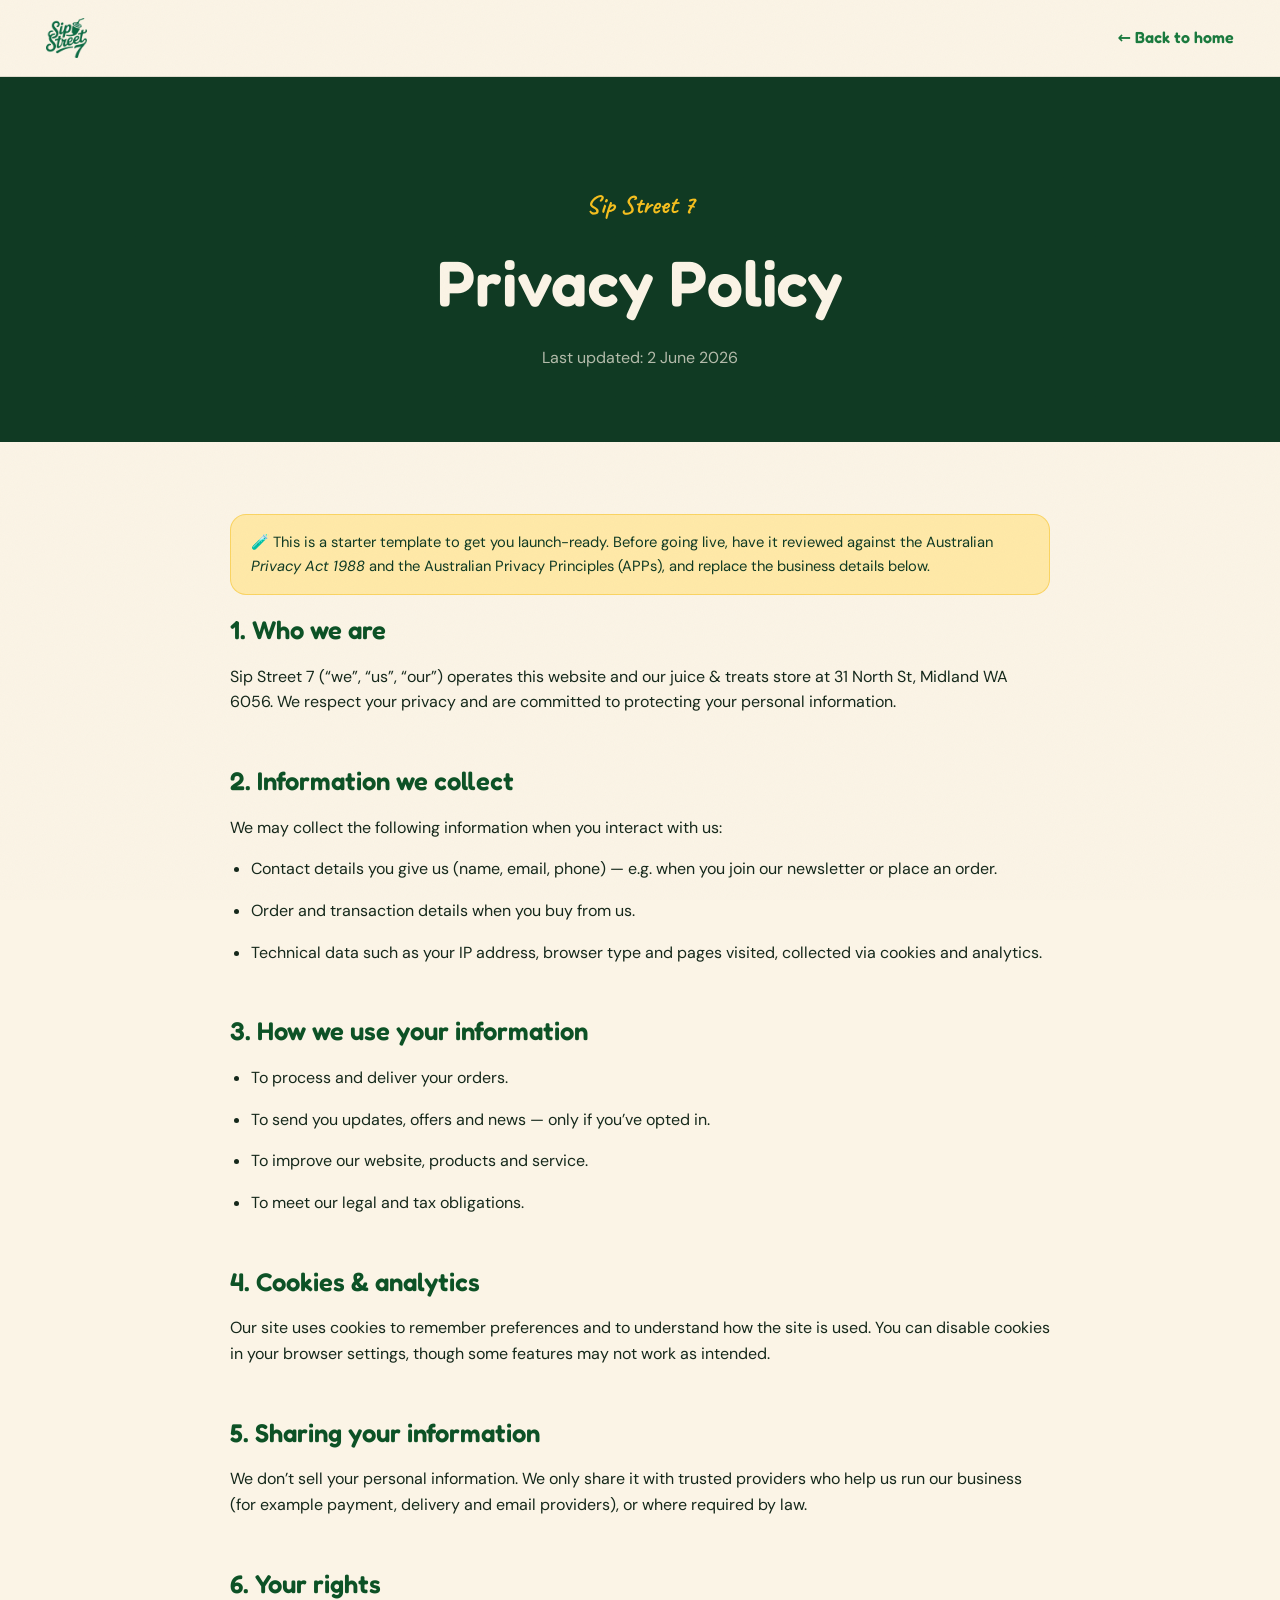
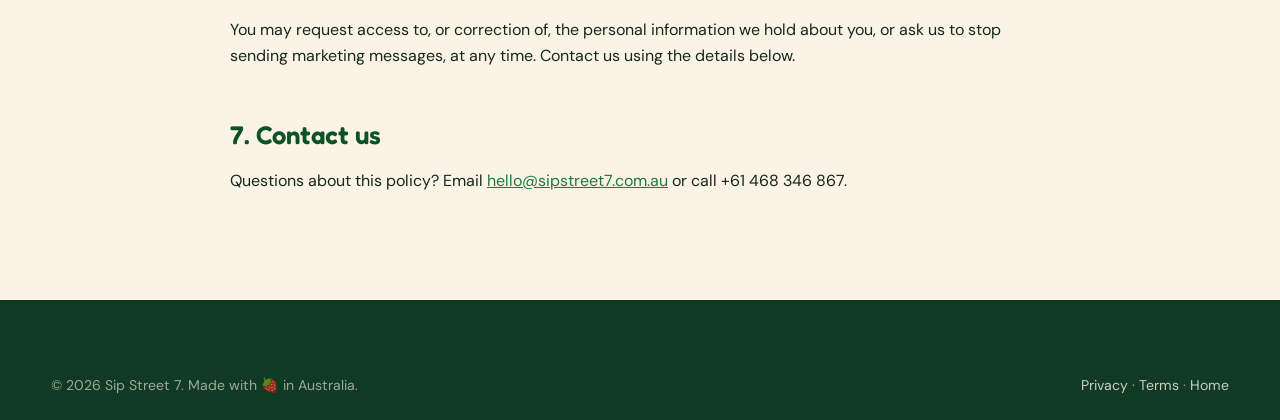
<file: privacy.html>
<!DOCTYPE html>
<html lang="en-AU">
<head>
<meta charset="UTF-8" />
<meta name="viewport" content="width=device-width, initial-scale=1.0" />
<title>Privacy Policy — Sip Street 7</title>
<meta name="description" content="Privacy Policy for Sip Street 7." />
<meta name="robots" content="noindex" />
<meta name="theme-color" content="#1a7a3e" />
<link rel="icon" href="favicon.ico" sizes="any" />
<link rel="icon" type="image/svg+xml" href="assets/favicon.svg" />
<link rel="apple-touch-icon" href="assets/apple-touch-icon.png" />
<link rel="preconnect" href="https://fonts.googleapis.com" />
<link rel="preconnect" href="https://fonts.gstatic.com" crossorigin />
<link href="https://fonts.googleapis.com/css2?family=Fredoka:wght@400;500;600;700&family=Caveat:wght@600;700&family=DM+Sans:opsz,wght@9..40,400;9..40,500;9..40,600&display=swap" rel="stylesheet" />
<link rel="stylesheet" href="styles.css" />
</head>
<body>
<nav class="legal-nav">
  <a href="index.html" aria-label="Sip Street 7 home"><img src="assets/logo-trans.png" alt="Sip Street 7" /></a>
  <a href="index.html" class="back">← Back to home</a>
</nav>

<header class="legal-hero">
  <div class="container">
    <span class="script">Sip Street 7</span>
    <h1>Privacy Policy</h1>
    <p class="updated">Last updated: 2 June 2026</p>
  </div>
</header>

<main class="legal">
  <div class="container">
    <p class="note">🧪 This is a starter template to get you launch-ready. Before going live, have it reviewed against the Australian <em>Privacy Act 1988</em> and the Australian Privacy Principles (APPs), and replace the business details below.</p>

    <h2>1. Who we are</h2>
    <p>Sip Street 7 (“we”, “us”, “our”) operates this website and our juice &amp; treats store at 31 North St, Midland WA 6056. We respect your privacy and are committed to protecting your personal information.</p>

    <h2>2. Information we collect</h2>
    <p>We may collect the following information when you interact with us:</p>
    <ul>
      <li>Contact details you give us (name, email, phone) — e.g. when you join our newsletter or place an order.</li>
      <li>Order and transaction details when you buy from us.</li>
      <li>Technical data such as your IP address, browser type and pages visited, collected via cookies and analytics.</li>
    </ul>

    <h2>3. How we use your information</h2>
    <ul>
      <li>To process and deliver your orders.</li>
      <li>To send you updates, offers and news — only if you’ve opted in.</li>
      <li>To improve our website, products and service.</li>
      <li>To meet our legal and tax obligations.</li>
    </ul>

    <h2>4. Cookies &amp; analytics</h2>
    <p>Our site uses cookies to remember preferences and to understand how the site is used. You can disable cookies in your browser settings, though some features may not work as intended.</p>

    <h2>5. Sharing your information</h2>
    <p>We don’t sell your personal information. We only share it with trusted providers who help us run our business (for example payment, delivery and email providers), or where required by law.</p>

    <h2>6. Your rights</h2>
    <p>You may request access to, or correction of, the personal information we hold about you, or ask us to stop sending marketing messages, at any time. Contact us using the details below.</p>

    <h2>7. Contact us</h2>
    <p>Questions about this policy? Email <a href="mailto:hello@sipstreet7.com.au">hello@sipstreet7.com.au</a> or call +61 468 346 867.</p>
  </div>
</main>

<footer class="footer" style="padding-top:50px">
  <div class="container">
    <div class="footer__bottom" style="border-top:none">
      <span>© 2026 Sip Street 7. Made with 🍓 in Australia.</span>
      <span><a href="privacy.html">Privacy</a> · <a href="terms.html">Terms</a> · <a href="index.html">Home</a></span>
    </div>
  </div>
</footer>
</body>
</html>
</file>
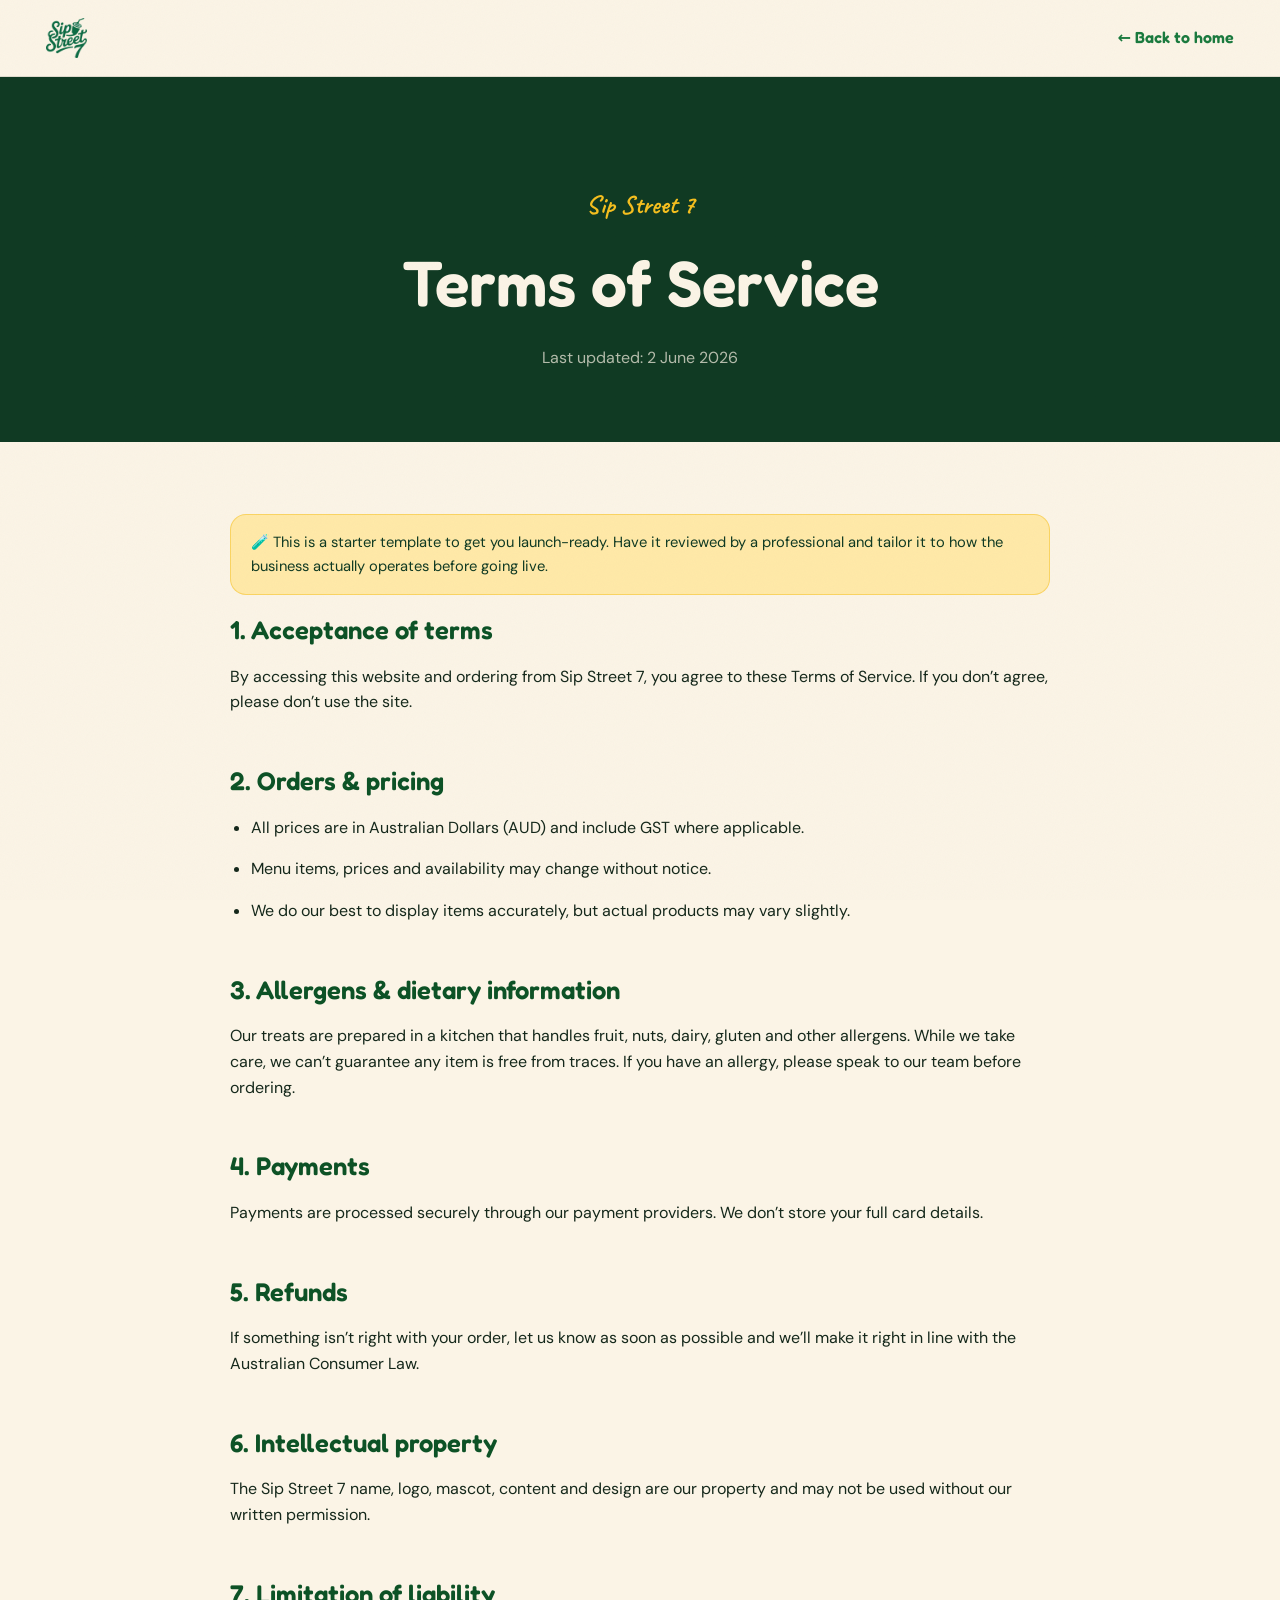
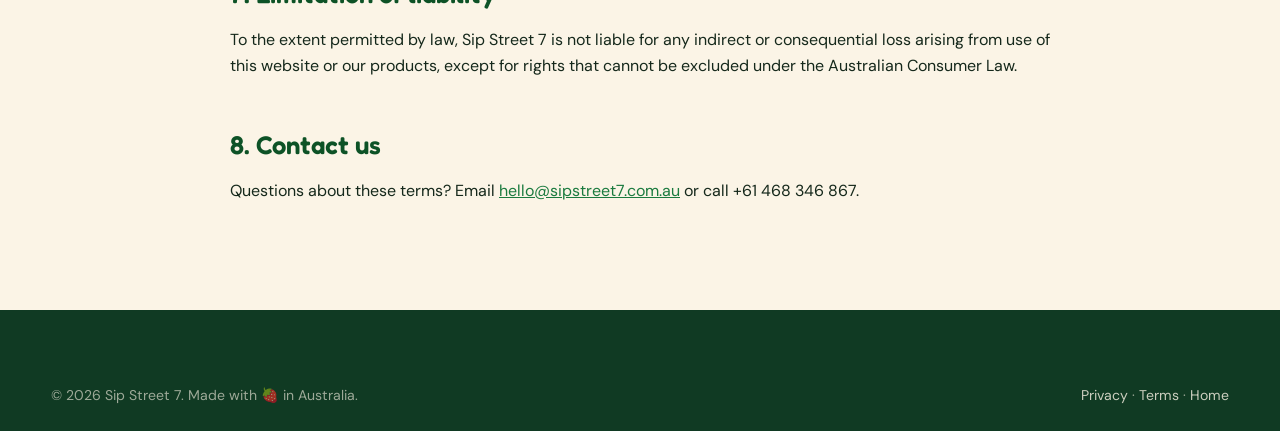
<file: terms.html>
<!DOCTYPE html>
<html lang="en-AU">
<head>
<meta charset="UTF-8" />
<meta name="viewport" content="width=device-width, initial-scale=1.0" />
<title>Terms of Service — Sip Street 7</title>
<meta name="description" content="Terms of Service for Sip Street 7." />
<meta name="robots" content="noindex" />
<meta name="theme-color" content="#1a7a3e" />
<link rel="icon" href="favicon.ico" sizes="any" />
<link rel="icon" type="image/svg+xml" href="assets/favicon.svg" />
<link rel="apple-touch-icon" href="assets/apple-touch-icon.png" />
<link rel="preconnect" href="https://fonts.googleapis.com" />
<link rel="preconnect" href="https://fonts.gstatic.com" crossorigin />
<link href="https://fonts.googleapis.com/css2?family=Fredoka:wght@400;500;600;700&family=Caveat:wght@600;700&family=DM+Sans:opsz,wght@9..40,400;9..40,500;9..40,600&display=swap" rel="stylesheet" />
<link rel="stylesheet" href="styles.css" />
</head>
<body>
<nav class="legal-nav">
  <a href="index.html" aria-label="Sip Street 7 home"><img src="assets/logo-trans.png" alt="Sip Street 7" /></a>
  <a href="index.html" class="back">← Back to home</a>
</nav>

<header class="legal-hero">
  <div class="container">
    <span class="script">Sip Street 7</span>
    <h1>Terms of Service</h1>
    <p class="updated">Last updated: 2 June 2026</p>
  </div>
</header>

<main class="legal">
  <div class="container">
    <p class="note">🧪 This is a starter template to get you launch-ready. Have it reviewed by a professional and tailor it to how the business actually operates before going live.</p>

    <h2>1. Acceptance of terms</h2>
    <p>By accessing this website and ordering from Sip Street 7, you agree to these Terms of Service. If you don’t agree, please don’t use the site.</p>

    <h2>2. Orders &amp; pricing</h2>
    <ul>
      <li>All prices are in Australian Dollars (AUD) and include GST where applicable.</li>
      <li>Menu items, prices and availability may change without notice.</li>
      <li>We do our best to display items accurately, but actual products may vary slightly.</li>
    </ul>

    <h2>3. Allergens &amp; dietary information</h2>
    <p>Our treats are prepared in a kitchen that handles fruit, nuts, dairy, gluten and other allergens. While we take care, we can’t guarantee any item is free from traces. If you have an allergy, please speak to our team before ordering.</p>

    <h2>4. Payments</h2>
    <p>Payments are processed securely through our payment providers. We don’t store your full card details.</p>

    <h2>5. Refunds</h2>
    <p>If something isn’t right with your order, let us know as soon as possible and we’ll make it right in line with the Australian Consumer Law.</p>

    <h2>6. Intellectual property</h2>
    <p>The Sip Street 7 name, logo, mascot, content and design are our property and may not be used without our written permission.</p>

    <h2>7. Limitation of liability</h2>
    <p>To the extent permitted by law, Sip Street 7 is not liable for any indirect or consequential loss arising from use of this website or our products, except for rights that cannot be excluded under the Australian Consumer Law.</p>

    <h2>8. Contact us</h2>
    <p>Questions about these terms? Email <a href="mailto:hello@sipstreet7.com.au">hello@sipstreet7.com.au</a> or call +61 468 346 867.</p>
  </div>
</main>

<footer class="footer" style="padding-top:50px">
  <div class="container">
    <div class="footer__bottom" style="border-top:none">
      <span>© 2026 Sip Street 7. Made with 🍓 in Australia.</span>
      <span><a href="privacy.html">Privacy</a> · <a href="terms.html">Terms</a> · <a href="index.html">Home</a></span>
    </div>
  </div>
</footer>
</body>
</html>
</file>
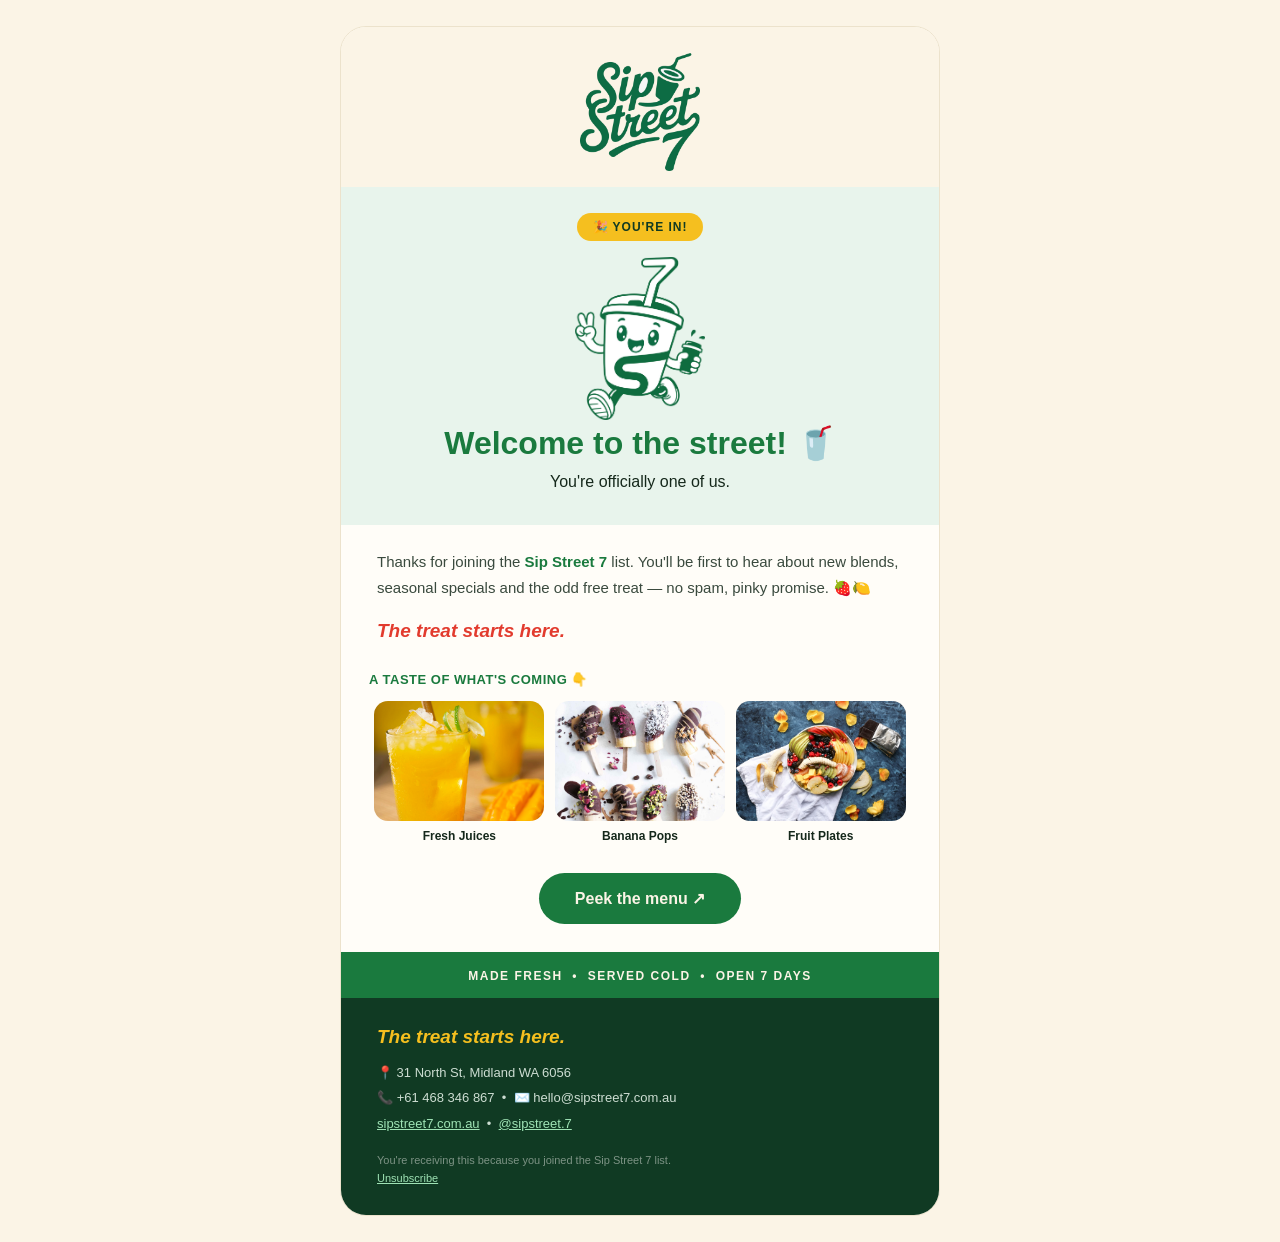
<file: welcome-email.html>
<!DOCTYPE html><html lang="en"><head><meta charset="UTF-8"><meta name="viewport" content="width=device-width,initial-scale=1"><title>Sip Street 7 — Welcome</title></head>
<body style="margin:0;padding:0;background:#fbf4e6;-webkit-text-size-adjust:100%;">
<!-- ====================================================================
     SIP STREET 7 — Welcome email (matches the landing page styling).
     Images are served from GitHub Pages so they always load. Paste into
     Hostinger Reach (HTML mode) or let subscribe.php send it.
     ==================================================================== -->
<table role="presentation" width="100%" cellpadding="0" cellspacing="0" style="background:#fbf4e6;">
<tr><td align="center" style="padding:26px 12px;">

<table role="presentation" width="600" cellpadding="0" cellspacing="0" style="max-width:600px;width:100%;background:#fffdf8;border-radius:26px;overflow:hidden;border:1px solid #ece2cc;">

  <!-- Header -->
  <tr><td align="center" style="background:#fbf4e6;padding:26px 24px 16px;">
    <img src="https://devpatel5213.github.io/sip-street-7/assets/logo-trans.png" alt="Sip Street 7" width="120" style="display:block;width:120px;max-width:42%;height:auto;">
  </td></tr>

  <!-- Hero panel (soft green) -->
  <tr><td style="padding:0;">
    <table role="presentation" width="100%" cellpadding="0" cellspacing="0" style="background:#e8f4ec;">
      <tr><td align="center" style="padding:26px 28px 30px;">
        <span style="display:inline-block;background:#f5bf1f;color:#103a23;font-family:Arial,Helvetica,sans-serif;font-size:12px;font-weight:bold;letter-spacing:1px;padding:7px 16px;border-radius:100px;">🎉 YOU'RE IN!</span>
        <br>
        <img src="https://devpatel5213.github.io/sip-street-7/assets/mascot-trans.png" alt="Sip Street 7 mascot" width="130" style="display:block;width:130px;height:auto;margin:16px auto 6px;">
        <h1 style="margin:6px 0 8px;font-family:Arial,Helvetica,sans-serif;font-size:32px;line-height:1.1;color:#1a7a3e;font-weight:800;">Welcome to the street! 🥤</h1>
        <p style="margin:0;font-family:Arial,Helvetica,sans-serif;font-size:16px;line-height:1.6;color:#15281b;">You're officially one of us.</p>
      </td></tr>
    </table>
  </td></tr>

  <!-- Body -->
  <tr><td style="padding:24px 36px 6px;">
    <p style="margin:0 0 16px;font-family:Arial,Helvetica,sans-serif;font-size:15px;line-height:1.75;color:#3a4a3e;">Thanks for joining the <strong style="color:#1a7a3e;">Sip Street 7</strong> list. You'll be first to hear about new blends, seasonal specials and the odd free treat — no spam, pinky promise. 🍓🍋</p>
    <p style="margin:0;font-family:Arial,Helvetica,sans-serif;font-size:19px;line-height:1.4;color:#e23b2e;font-weight:bold;font-style:italic;">The treat starts here.</p>
  </td></tr>

  <!-- Product teaser row -->
  <tr><td style="padding:22px 28px 6px;">
    <p style="margin:0 0 14px;font-family:Arial,Helvetica,sans-serif;font-size:13px;font-weight:bold;letter-spacing:.5px;color:#1a7a3e;text-transform:uppercase;">A taste of what's coming 👇</p>
    <table role="presentation" width="100%" cellpadding="0" cellspacing="0"><tr>
      <td width="33%" align="center" valign="top" style="padding:0 5px;">
        <img src="https://devpatel5213.github.io/sip-street-7/assets/img/hero-juice.jpg" alt="Fresh juices" width="170" style="display:block;width:100%;max-width:170px;height:120px;object-fit:cover;border-radius:14px;">
        <p style="margin:8px 0 0;font-family:Arial,Helvetica,sans-serif;font-size:12px;font-weight:bold;color:#15281b;">Fresh Juices</p>
      </td>
      <td width="33%" align="center" valign="top" style="padding:0 5px;">
        <img src="https://devpatel5213.github.io/sip-street-7/assets/img/banana-pops.jpg" alt="Banana pops" width="170" style="display:block;width:100%;max-width:170px;height:120px;object-fit:cover;border-radius:14px;">
        <p style="margin:8px 0 0;font-family:Arial,Helvetica,sans-serif;font-size:12px;font-weight:bold;color:#15281b;">Banana Pops</p>
      </td>
      <td width="33%" align="center" valign="top" style="padding:0 5px;">
        <img src="https://devpatel5213.github.io/sip-street-7/assets/img/fruit-plate.jpg" alt="Fruit plates" width="170" style="display:block;width:100%;max-width:170px;height:120px;object-fit:cover;border-radius:14px;">
        <p style="margin:8px 0 0;font-family:Arial,Helvetica,sans-serif;font-size:12px;font-weight:bold;color:#15281b;">Fruit Plates</p>
      </td>
    </tr></table>
  </td></tr>

  <!-- CTA -->
  <tr><td align="center" style="padding:24px 32px 28px;">
    <a href="https://sipstreet7.com.au/#menu" style="display:inline-block;background:#1a7a3e;color:#fbf4e6;font-family:Arial,Helvetica,sans-serif;font-size:16px;font-weight:bold;text-decoration:none;padding:16px 36px;border-radius:100px;">Peek the menu ↗</a>
  </td></tr>

  <!-- Fresh strip -->
  <tr><td align="center" style="background:#1a7a3e;padding:14px 16px;">
    <span style="font-family:Arial,Helvetica,sans-serif;font-size:12px;letter-spacing:1.5px;color:#fbf4e6;font-weight:bold;">MADE FRESH&nbsp;&nbsp;•&nbsp;&nbsp;SERVED COLD&nbsp;&nbsp;•&nbsp;&nbsp;OPEN 7 DAYS</span>
  </td></tr>

  <!-- Footer -->
  <tr><td style="background:#103a23;padding:28px 36px;">
    <p style="margin:0 0 12px;font-family:Arial,Helvetica,sans-serif;font-size:19px;color:#f5bf1f;font-weight:bold;font-style:italic;">The treat starts here.</p>
    <p style="margin:0;font-family:Arial,Helvetica,sans-serif;font-size:13px;line-height:1.95;color:#cdddd2;">
      📍 31 North St, Midland WA 6056<br>
      📞 <a href="tel:+61468346867" style="color:#cdddd2;text-decoration:none;">+61 468 346 867</a> &nbsp;•&nbsp; ✉️ <a href="mailto:hello@sipstreet7.com.au" style="color:#cdddd2;text-decoration:none;">hello@sipstreet7.com.au</a><br>
      <a href="https://sipstreet7.com.au" style="color:#9fe3b5;text-decoration:underline;">sipstreet7.com.au</a> &nbsp;•&nbsp; <a href="https://www.instagram.com/sipstreet.7/" style="color:#9fe3b5;text-decoration:underline;">@sipstreet.7</a>
    </p>
    <p style="margin:16px 0 0;font-family:Arial,Helvetica,sans-serif;font-size:11px;line-height:1.6;color:#7d9385;">You're receiving this because you joined the Sip Street 7 list.<br>
    <a href="mailto:hello@sipstreet7.com.au?subject=Unsubscribe" style="color:#9fe3b5;">Unsubscribe</a></p>
  </td></tr>

</table>
</td></tr></table>
</body></html>
</file>
<file: styles.css>
/* =========================================================
   SIP STREET 7  —  Fresh Aussie Street Treats
   Design system & styles
   Palette pulled straight from the brand logos:
   forest green · strawberry red · lemon yellow · warm cream
   ========================================================= */

:root{
  /* Brand */
  --green:        #1a7a3e;
  --green-deep:   #0d5226;
  --green-dark:   #103a23;   /* dark forest panel from the product shot */
  --green-soft:   #d8ecdc;
  --red:          #e23b2e;
  --red-deep:     #c22a1f;
  --yellow:       #f5bf1f;
  --yellow-soft:  #ffe9a8;
  --orange:       #f48a2b;

  /* Neutrals */
  --cream:        #fbf4e6;
  --cream-2:      #fdf9ef;
  --paper:        #fffdf8;
  --ink:          #15281b;
  --muted:        #5d6f60;
  --line:         rgba(21,40,27,.12);

  /* Type */
  --display: "Fredoka", system-ui, sans-serif;
  --script:  "Caveat", cursive;
  --body:    "DM Sans", system-ui, sans-serif;

  /* Motion */
  --ease: cubic-bezier(.22,1,.36,1);
  --ease-back: cubic-bezier(.34,1.56,.64,1);

  /* Spacing rhythm */
  --section-pad: clamp(72px, 11vh, 150px);
  --radius: 28px;
}

*,*::before,*::after{ box-sizing:border-box; margin:0; padding:0; }

html{ -webkit-text-size-adjust:100%; scroll-behavior:smooth; overflow-x:clip; }
/* Lenis controls scroll when JS is on; this is the no-JS fallback */
html.lenis{ scroll-behavior:auto; }
.lenis.lenis-smooth{ scroll-behavior:auto; }
.lenis.lenis-stopped{ overflow:hidden; }

body{
  font-family:var(--body);
  background:var(--cream);
  color:var(--ink);
  line-height:1.6;
  overflow-x:clip;
  -webkit-font-smoothing:antialiased;
  position:relative;
}

/* subtle film-grain texture for warmth/depth */
body::after{
  content:"";
  position:fixed; inset:0;
  pointer-events:none; z-index:9000;
  opacity:.035; mix-blend-mode:multiply;
  background-image:url("data:image/svg+xml,%3Csvg xmlns='http://www.w3.org/2000/svg' width='160' height='160'%3E%3Cfilter id='n'%3E%3CfeTurbulence type='fractalNoise' baseFrequency='.9' numOctaves='3'/%3E%3C/filter%3E%3Crect width='100%25' height='100%25' filter='url(%23n)'/%3E%3C/svg%3E");
}

img{ display:block; max-width:100%; }
a{ color:inherit; text-decoration:none; }
button{ font-family:inherit; cursor:pointer; border:none; background:none; }
ul{ list-style:none; }

::selection{ background:var(--yellow); color:var(--green-dark); }

/* Scrollbar */
::-webkit-scrollbar{ width:11px; }
::-webkit-scrollbar-track{ background:var(--cream); }
::-webkit-scrollbar-thumb{ background:var(--green); border-radius:20px; border:3px solid var(--cream); }

/* ---------- Accessibility ---------- */
.skip-link{
  position:fixed; top:-60px; left:16px; z-index:9999;
  background:var(--green); color:#fff; padding:.7em 1.2em; border-radius:0 0 14px 14px;
  font-family:var(--display); font-weight:600; transition:top .3s var(--ease);
}
.skip-link:focus{ top:0; outline:3px solid var(--yellow); }
:focus-visible{ outline:3px solid var(--green); outline-offset:3px; border-radius:4px; }
.nav__links a:focus-visible, .btn:focus-visible{ outline-color:var(--yellow); }

/* ---------- Inline SVG icons ---------- */
.ic{ width:1.15em; height:1.15em; display:inline-block; vertical-align:-0.18em; flex:0 0 auto; }
.hero__est .ic{ color:var(--red); width:1.05em; height:1.05em; }
.btn .ic{ width:1.1em; height:1.1em; vertical-align:-0.16em; }
.value__ico{ color:var(--green); }
.value__ico .ic{ width:32px; height:32px; }
.value:hover .value__ico{ color:#fff; }
.visit__row .ico{ color:var(--yellow); display:flex; align-items:center; }
.visit__row .ico .ic{ width:24px; height:24px; }
.order__ico{ color:var(--green-deep); }
.order__ico .ic{ width:24px; height:24px; }
.socials a .ic{ width:20px; height:20px; }

/* ---------- Layout helpers ---------- */
.container{ width:min(1240px, 92vw); margin-inline:auto; }
section{ position:relative; }

.eyebrow{
  display:inline-flex; align-items:center; gap:.55em;
  font-family:var(--display); font-weight:600;
  font-size:.82rem; letter-spacing:.22em; text-transform:uppercase;
  color:var(--green);
}
.eyebrow::before{
  content:""; width:26px; height:2px; background:var(--red); border-radius:2px;
}
.eyebrow.center::before{ display:none; }

.section-head{ max-width:680px; }
.section-head h2{
  font-family:var(--display); font-weight:600;
  font-size:clamp(2.1rem, 5vw, 3.7rem);
  line-height:1.04; letter-spacing:-.02em; margin:.35em 0 .4em;
}
.section-head p{ color:var(--muted); font-size:1.08rem; max-width:52ch; }
.script{ font-family:var(--script); color:var(--red); font-weight:700; }

/* ---------- Buttons ---------- */
.btn{
  --bg:var(--green); --fg:#fff;
  display:inline-flex; align-items:center; gap:.6em;
  padding:.95em 1.6em; border-radius:100px;
  font-family:var(--display); font-weight:600; font-size:1rem;
  background:var(--bg); color:var(--fg);
  position:relative; overflow:hidden; isolation:isolate;
  transition:transform .4s var(--ease-back), box-shadow .4s var(--ease);
  box-shadow:0 10px 22px -10px rgba(13,82,38,.6);
  will-change:transform;
}
.btn span{ position:relative; z-index:2; display:inline-flex; align-items:center; gap:.5em; }
.btn::before{
  content:""; position:absolute; inset:0; z-index:1;
  background:var(--green-deep); transform:translateY(101%);
  transition:transform .45s var(--ease); border-radius:inherit;
}
.btn:hover{ transform:translateY(-3px); box-shadow:0 18px 30px -12px rgba(13,82,38,.65); }
.btn:hover::before{ transform:translateY(0); }
.btn:active{ transform:translateY(0) scale(.98); }
.btn .arrow{ transition:transform .4s var(--ease); }
.btn:hover .arrow{ transform:translate(4px,-4px); }

.btn.red{ --bg:var(--red); box-shadow:0 10px 22px -10px rgba(194,42,31,.6); }
.btn.red::before{ background:var(--red-deep); }
.btn.ghost{
  --bg:transparent; --fg:var(--ink);
  border:2px solid rgba(21,40,27,.22); box-shadow:none;
}
.btn.ghost::before{ background:var(--ink); }
.btn.ghost:hover{ --fg:var(--cream); color:var(--cream); border-color:var(--ink); }
.btn.yellow{ --bg:var(--yellow); --fg:var(--green-dark); box-shadow:0 10px 22px -10px rgba(245,191,31,.7); }
.btn.yellow::before{ background:#e7a800; }

/* ---------- Loader ---------- */
.loader{
  position:fixed; inset:0; z-index:9500;
  background:var(--green-dark);
  display:grid; place-items:center;
  transition:opacity .6s var(--ease), visibility .6s;
}
.loader.done{ opacity:0; visibility:hidden; }
.loader__inner{ text-align:center; color:var(--cream); }
.loader__cup{ font-size:64px; animation:bob 1s ease-in-out infinite; }
.loader__txt{
  font-family:var(--script); font-size:2rem; margin-top:.2em; color:var(--yellow);
}
.loader__bar{
  width:200px; height:5px; background:rgba(255,255,255,.18);
  border-radius:10px; margin:18px auto 0; overflow:hidden;
}
.loader__bar i{ display:block; height:100%; width:0; background:var(--yellow); border-radius:10px; }
@keyframes bob{ 50%{ transform:translateY(-12px) rotate(-6deg); } }

/* =========================================================
   NAV
   ========================================================= */
.nav{
  position:fixed; top:0; left:0; right:0; z-index:1000;
  display:flex; align-items:center; justify-content:space-between;
  padding:18px clamp(16px,4vw,46px);
  transition:background .4s var(--ease), padding .4s var(--ease), box-shadow .4s var(--ease);
}
.nav.scrolled{
  background:rgba(251,244,230,.82);
  backdrop-filter:blur(14px) saturate(1.2);
  padding-block:11px;
  box-shadow:0 8px 30px -18px rgba(13,82,38,.5);
}
.nav__logo{ display:flex; align-items:center; gap:.55em; }
.nav__logo img{
  height:42px; width:auto;
  transition:height .4s var(--ease);
}
.nav.scrolled .nav__logo img{ height:36px; }
.nav__links{
  display:flex; gap:6px; align-items:center;
  background:rgba(255,255,255,.55); border:1px solid var(--line);
  padding:6px; border-radius:100px; backdrop-filter:blur(6px);
}
.nav__links a{
  font-family:var(--display); font-weight:500; font-size:.96rem;
  padding:.5em 1.05em; border-radius:100px; position:relative;
  transition:color .3s var(--ease);
}
.nav__links a::before{
  content:""; position:absolute; inset:0; background:var(--green);
  border-radius:100px; transform:scale(.4); opacity:0;
  transition:transform .35s var(--ease-back), opacity .3s var(--ease); z-index:-1;
}
.nav__links a:hover{ color:#fff; }
.nav__links a:hover::before{ transform:scale(1); opacity:1; }
.nav__cta{ display:flex; align-items:center; gap:14px; }
.nav__burger{
  display:none; width:46px; height:46px; border-radius:50%;
  background:var(--green); position:relative;
}
.nav__burger span{
  position:absolute; left:50%; top:50%; translate:-50% -50%;
  width:20px; height:2px; background:#fff; border-radius:2px;
  transition:.35s var(--ease);
}
.nav__burger span:nth-child(1){ transform:translateY(-6px); }
.nav__burger span:nth-child(3){ transform:translateY(6px); }
.nav.open .nav__burger span:nth-child(1){ transform:rotate(45deg); }
.nav.open .nav__burger span:nth-child(2){ opacity:0; }
.nav.open .nav__burger span:nth-child(3){ transform:rotate(-45deg); }

/* Mobile drawer */
.drawer{
  position:fixed; inset:0; z-index:999;
  background:var(--green-dark); color:var(--cream);
  display:flex; flex-direction:column; justify-content:center; align-items:center; gap:8px;
  clip-path:circle(0% at calc(100% - 46px) 40px);
  transition:clip-path .6s var(--ease);
  pointer-events:none;
}
.nav.open ~ .drawer{ clip-path:circle(150% at calc(100% - 46px) 40px); pointer-events:auto; }
.drawer a{
  font-family:var(--display); font-weight:600; font-size:2rem;
  opacity:0; transform:translateY(20px); transition:.5s var(--ease);
}
.nav.open ~ .drawer a{ opacity:1; transform:none; }
.nav.open ~ .drawer a:nth-child(1){ transition-delay:.15s; }
.nav.open ~ .drawer a:nth-child(2){ transition-delay:.22s; }
.nav.open ~ .drawer a:nth-child(3){ transition-delay:.29s; }
.nav.open ~ .drawer a:nth-child(4){ transition-delay:.36s; }
.nav.open ~ .drawer a:nth-child(5){ transition-delay:.43s; }
.drawer .script{ color:var(--yellow); font-size:2.6rem; margin-bottom:.2em; }

/* =========================================================
   HERO
   ========================================================= */
.hero{
  min-height:100svh; padding-top:130px; padding-bottom:60px;
  display:flex; align-items:center; position:relative; overflow:hidden;
}
/* soft colour blobs */
.blob{ position:absolute; border-radius:50%; filter:blur(60px); opacity:.55; z-index:0; }
.blob.b1{ width:520px; height:520px; background:var(--green-soft); top:-120px; left:-120px; }
.blob.b2{ width:440px; height:440px; background:var(--yellow-soft); bottom:-160px; right:-80px; opacity:.6; }
.blob.b3{ width:300px; height:300px; background:#ffd5cf; top:40%; right:30%; opacity:.4; }

.hero__grid{
  position:relative; z-index:2;
  display:grid; grid-template-columns:1.05fr .95fr; gap:40px; align-items:center;
}
.hero__est{
  display:inline-flex; align-items:center; gap:.7em;
  font-family:var(--display); font-weight:500; font-size:.8rem;
  letter-spacing:.16em; text-transform:uppercase; color:var(--green-deep);
  background:rgba(255,255,255,.6); border:1px solid var(--line);
  padding:.5em 1em; border-radius:100px; margin-bottom:26px;
}
.hero__est b{ color:var(--red); }
.hero h1{
  font-family:var(--display); font-weight:600;
  font-size:clamp(2.9rem, 7.2vw, 6.4rem);
  line-height:.96; letter-spacing:-.03em;
}
.hero h1 .l{ display:block; overflow:hidden; }
.hero h1 .l > span{ display:block; }
.hero h1 .treat{ color:var(--green); }
.hero h1 .starts{ position:relative; }
.hero h1 em{
  font-family:var(--script); font-style:normal; color:var(--red);
  font-size:1.08em; font-weight:700;
}
.hero__sub{
  margin:26px 0 18px; font-size:1.15rem; color:var(--muted); max-width:46ch;
}
.hero__note{ margin:0 0 30px; }
.hero__note strong{
  display:inline-flex; align-items:center; gap:.5em;
  font-family:var(--display); font-weight:700; font-size:1.02rem;
  color:var(--red); background:var(--yellow-soft);
  border:1px solid rgba(245,191,31,.6);
  padding:.55em 1.15em; border-radius:100px;
}
.hero__cta{ display:flex; gap:14px; flex-wrap:wrap; align-items:center; }
.hero__rating{ display:flex; align-items:center; gap:12px; margin-top:30px; }
.hero__rating .stars{ color:var(--yellow); font-size:1.1rem; letter-spacing:2px; }
.hero__rating small{ color:var(--muted); font-size:.9rem; }
.hero__rating b{ color:var(--ink); }

/* hero visual */
.hero__visual{ position:relative; aspect-ratio:1/1.08; }
.hero__product{
  position:absolute; inset:0; z-index:3;
  border-radius:40px; overflow:hidden;
  box-shadow:0 50px 90px -40px rgba(13,82,38,.6);
  transform:rotate(2deg);
}
.hero__product img{ width:100%; height:100%; object-fit:cover; }
.hero__badge{
  position:absolute; z-index:5; bottom:6%; left:-7%;
  width:128px; height:128px; border-radius:50%;
  background:var(--yellow); color:var(--green-dark);
  display:grid; place-items:center; text-align:center;
  font-family:var(--display); font-weight:600; line-height:1.05;
  box-shadow:0 20px 40px -16px rgba(245,191,31,.8);
  animation:spin 18s linear infinite;
}
.hero__badge span{ font-size:.78rem; }
.hero__badge b{ display:block; font-size:1.5rem; }
@keyframes spin{ to{ transform:rotate(360deg); } }

.hero__mascot{
  position:absolute; z-index:6; right:-6%; top:-7%;
  width:140px;
  animation:bob 2.6s ease-in-out infinite;
}

/* floating fruit */
.fruit{
  position:absolute; z-index:4; font-size:2.4rem;
  filter:drop-shadow(0 10px 14px rgba(0,0,0,.18));
  will-change:transform;
}
.fruit.f1{ top:4%;  left:-4%;  font-size:3rem; }
.fruit.f2{ top:64%; left:-9%; }
.fruit.f3{ bottom:-3%; right:18%; font-size:2.8rem; }
.fruit.f4{ top:-3%; right:34%; }
@keyframes floaty{ 50%{ transform:translateY(-18px) rotate(8deg); } }

.scroll-cue{
  position:absolute; left:50%; bottom:26px; translate:-50% 0; z-index:5;
  display:flex; flex-direction:column; align-items:center; gap:8px;
  font-family:var(--display); font-size:.72rem; letter-spacing:.2em;
  text-transform:uppercase; color:var(--muted);
}
.scroll-cue .mouse{
  width:24px; height:38px; border:2px solid var(--green); border-radius:14px; position:relative;
}
.scroll-cue .mouse::before{
  content:""; position:absolute; left:50%; top:7px; translate:-50% 0;
  width:4px; height:8px; background:var(--green); border-radius:4px;
  animation:wheel 1.5s ease-in-out infinite;
}
@keyframes wheel{ 50%{ transform:translate(-50%,10px); opacity:.3; } }

/* =========================================================
   MARQUEE
   ========================================================= */
.marquee-clip{ overflow:hidden; margin-block:40px; }
.marquee{
  background:var(--green); color:var(--cream);
  padding:18px 0; overflow:hidden; white-space:nowrap;
  border-block:3px solid var(--green-deep);
  transform:rotate(-1.4deg) scale(1.04);
}
.marquee__track{ display:inline-flex; gap:0; animation:scroll-x 26s linear infinite; }
.marquee:hover .marquee__track{ animation-play-state:paused; }
.marquee span{
  font-family:var(--display); font-weight:600; font-size:1.5rem;
  letter-spacing:.01em; padding-inline:26px; display:inline-flex; align-items:center; gap:26px;
}
.marquee span::after{ content:"✦"; color:var(--yellow); font-size:1rem; }
@keyframes scroll-x{ to{ transform:translateX(-50%); } }

/* =========================================================
   ABOUT
   ========================================================= */
.about{ padding-block:var(--section-pad); }
.about__grid{ display:grid; grid-template-columns:.95fr 1.05fr; gap:clamp(30px,5vw,72px); align-items:center; }
.about__media{ position:relative; }
.about__media .img-main{
  border-radius:var(--radius); overflow:hidden; aspect-ratio:4/4.4;
  box-shadow:0 40px 70px -36px rgba(13,82,38,.5);
}
.about__media .img-main img{ width:100%; height:100%; object-fit:cover; }
.about__media .img-float{
  position:absolute; bottom:-34px; right:-22px; width:46%;
  border-radius:22px; overflow:hidden; border:6px solid var(--cream);
  box-shadow:0 30px 50px -26px rgba(0,0,0,.4); aspect-ratio:1/1;
}
.about__media .img-float img{ width:100%; height:100%; object-fit:cover; }
.about__media .leaf{
  position:absolute; top:-26px; left:-26px; font-size:3rem; rotate:-18deg;
}
.about p.lead{ font-size:1.18rem; color:var(--ink); margin:.4em 0 1em; font-weight:500; }
.about p{ color:var(--muted); margin-bottom:1em; }
.stats{ display:flex; gap:14px; margin-top:30px; flex-wrap:wrap; }
.stat{
  flex:1; min-width:130px; padding:20px 22px; border-radius:20px;
  background:var(--paper); border:1px solid var(--line);
}
.stat b{ font-family:var(--display); font-weight:600; font-size:2.2rem; color:var(--green); line-height:1; }
.stat span{ display:block; font-size:.86rem; color:var(--muted); margin-top:6px; }

/* =========================================================
   MENU
   ========================================================= */
.menu{ padding-block:var(--section-pad); }
.menu__top{ display:flex; justify-content:space-between; align-items:flex-end; gap:30px; flex-wrap:wrap; margin-bottom:54px; }
.menu__grid{
  display:grid; grid-template-columns:repeat(3,1fr); gap:26px;
}
.card{
  position:relative; background:var(--paper); border-radius:var(--radius);
  overflow:hidden; border:1px solid var(--line);
  transition:transform .5s var(--ease), box-shadow .5s var(--ease);
  will-change:transform;
}
.card:hover{ transform:translateY(-10px); box-shadow:0 40px 60px -34px rgba(13,82,38,.55); }
.card__img{ position:relative; aspect-ratio:4/3.3; overflow:hidden; }
.card__img img{ width:100%; height:100%; object-fit:cover; transition:transform .8s var(--ease), filter .6s var(--ease); }
.card:hover .card__img img{ transform:scale(1.09); }
.card__tag{
  position:absolute; top:14px; left:14px; z-index:2;
  font-family:var(--display); font-weight:600; font-size:.74rem;
  letter-spacing:.06em; text-transform:uppercase;
  padding:.45em .9em; border-radius:100px;
  background:var(--cream); color:var(--green-deep);
  box-shadow:0 6px 14px -8px rgba(0,0,0,.3);
}
.card__tag.veg{ background:var(--green); color:#fff; }
.card__tag.cold{ background:#cfe9ff; color:#0a5a8a; }
.card__tag.sweet{ background:var(--red); color:#fff; }
.card__body{ padding:22px 24px 26px; }
.card__body h3{
  font-family:var(--display); font-weight:600; font-size:1.5rem;
  display:flex; justify-content:space-between; align-items:baseline; gap:10px;
}
.card__price{ color:var(--red); font-size:1.2rem; white-space:nowrap; }
.card__body p{ color:var(--muted); font-size:.96rem; margin-top:8px; }
.card__order{
  margin-top:18px; display:inline-flex; align-items:center; gap:.5em;
  font-family:var(--display); font-weight:600; color:var(--green); font-size:.95rem;
}
.card__order .arrow{ transition:transform .35s var(--ease); }
.card:hover .card__order .arrow{ transform:translateX(5px); }

/* ---------- Coming-soon menu ---------- */
.card__tag.soon{ background:var(--green-dark); color:var(--yellow); }
.card--soon .card__body h3{ display:block; }
.card--more{
  border:none; color:var(--cream); overflow:hidden;
  background:linear-gradient(150deg, var(--green) 0%, var(--green-deep) 100%);
  position:relative;
}
.card--more::after{
  content:"🍫"; position:absolute; right:-14px; bottom:-18px; font-size:6rem; opacity:.14; rotate:-12deg;
}
.card--more__inner{
  position:relative; z-index:2; height:100%;
  display:flex; flex-direction:column; align-items:center; justify-content:center;
  gap:12px; text-align:center; padding:38px 26px;
}
.card--more__emoji{ font-size:3rem; }
.card--more h3{ font-family:var(--display); font-weight:600; font-size:1.55rem; line-height:1.08; }
.card--more p{ color:rgba(251,244,230,.82); font-size:.96rem; max-width:26ch; }
.card--more__soon{
  margin-top:6px; font-family:var(--display); font-weight:600; font-size:.74rem;
  letter-spacing:.14em; text-transform:uppercase; background:var(--yellow); color:var(--green-dark);
  padding:.5em 1.1em; border-radius:100px;
}
.hero__soon{
  display:inline-flex; align-items:center; gap:.5em;
  font-family:var(--display); font-weight:600; font-size:.95rem; color:var(--green-deep);
  background:var(--yellow-soft); border:1px solid rgba(245,191,31,.5);
  padding:.5em 1.1em; border-radius:100px;
}

/* =========================================================
   SPOTLIGHT  (featured product, dark panel)
   ========================================================= */
.spotlight{
  background:var(--green-dark); color:var(--cream);
  padding-block:clamp(80px,12vh,160px); overflow:hidden; position:relative;
}
.spotlight::before{
  content:""; position:absolute; inset:0; opacity:.08; z-index:0;
  background:url("assets/img/pattern-oranges.jpg") center/420px; mix-blend-mode:screen;
}
.spotlight__grid{ position:relative; z-index:2; display:grid; grid-template-columns:1fr 1fr; gap:60px; align-items:center; }
.spotlight__img{
  border-radius:var(--radius); overflow:hidden; aspect-ratio:4/5;
  box-shadow:0 50px 90px -40px rgba(0,0,0,.7); transform:rotate(-2deg);
}
.spotlight__img img{ width:100%; height:100%; object-fit:cover; }
.spotlight .eyebrow{ color:var(--yellow); }
.spotlight .eyebrow::before{ background:var(--yellow); }
.spotlight h2{
  font-family:var(--display); font-weight:600;
  font-size:clamp(2.4rem,5.6vw,4.6rem); line-height:1; letter-spacing:-.02em; margin:.3em 0;
}
.spotlight h2 .made{ color:var(--yellow); }
.spotlight h2 .cold{ color:#9fe3ff; }
.spotlight p{ color:rgba(251,244,230,.78); font-size:1.12rem; max-width:46ch; margin-bottom:30px; }
.spotlight__list{ display:flex; flex-direction:column; gap:14px; margin-bottom:34px; }
.spotlight__list li{ display:flex; align-items:center; gap:12px; font-size:1.04rem; }
.spotlight__list .dot{
  width:30px; height:30px; border-radius:50%; background:rgba(255,255,255,.1);
  display:grid; place-items:center; color:var(--yellow); flex:0 0 auto;
}

/* =========================================================
   VALUES
   ========================================================= */
.values{ padding-block:var(--section-pad); }
.values__grid{ display:grid; grid-template-columns:repeat(4,1fr); gap:22px; margin-top:50px; }
.value{
  padding:34px 26px; border-radius:24px; background:var(--paper);
  border:1px solid var(--line); transition:transform .45s var(--ease), background .45s var(--ease);
}
.value:hover{ transform:translateY(-8px); background:var(--green); color:var(--cream); }
.value:hover p{ color:rgba(251,244,230,.8); }
.value:hover .value__ico{ background:rgba(255,255,255,.15); }
.value__ico{
  width:64px; height:64px; border-radius:20px; display:grid; place-items:center;
  font-size:1.9rem; background:var(--green-soft); margin-bottom:20px;
  transition:background .45s var(--ease);
}
.value h3{ font-family:var(--display); font-weight:600; font-size:1.3rem; margin-bottom:8px; }
.value p{ color:var(--muted); font-size:.95rem; transition:color .45s var(--ease); }

/* =========================================================
   TESTIMONIALS
   ========================================================= */
.reviews{ padding-block:var(--section-pad); background:var(--cream-2); }
.reviews__grid{ display:grid; grid-template-columns:repeat(3,1fr); gap:24px; margin-top:50px; }
.review{
  background:var(--paper); border:1px solid var(--line); border-radius:24px; padding:30px 28px;
  position:relative;
}
.review .stars{ color:var(--yellow); letter-spacing:2px; margin-bottom:14px; }
.review p{ font-size:1.05rem; margin-bottom:22px; }
.review__who{ display:flex; align-items:center; gap:12px; }
.review__ava{
  width:46px; height:46px; border-radius:50%; flex:0 0 auto;
  display:grid; place-items:center; font-family:var(--display); font-weight:600; color:#fff;
}
.review__who b{ font-family:var(--display); }
.review__who span{ display:block; font-size:.84rem; color:var(--muted); }
.review .quote{ position:absolute; top:18px; right:24px; font-family:var(--script); font-size:4rem; color:var(--green-soft); line-height:1; }

/* =========================================================
   GALLERY  (insta-style)
   ========================================================= */
.gallery{ padding-block:var(--section-pad); }
.gallery__head{ text-align:center; display:flex; flex-direction:column; align-items:center; margin-bottom:46px; }
.gallery__grid{
  display:grid; grid-template-columns:repeat(4,1fr); grid-auto-rows:1fr; gap:14px;
}
.gallery__grid a{
  position:relative; overflow:hidden; border-radius:20px; aspect-ratio:1/1; display:block;
}
.gallery__grid a.tall{ grid-row:span 2; aspect-ratio:auto; }
.gallery__grid img{ width:100%; height:100%; object-fit:cover; transition:transform .8s var(--ease); }
.gallery__grid a:hover img{ transform:scale(1.08); }
.gallery__grid a::after{
  content:"\1F4F7"; position:absolute; inset:0; display:grid; place-items:center;
  background:rgba(13,58,35,.55); color:#fff; font-size:1.6rem; opacity:0; transition:opacity .4s var(--ease);
}
.gallery__grid a:hover::after{ opacity:1; }

/* =========================================================
   VISIT
   ========================================================= */
.visit{ padding-block:var(--section-pad); }
.visit__grid{ display:grid; grid-template-columns:1fr 1fr; gap:46px; align-items:stretch; }
.visit__card{
  background:var(--green-dark); color:var(--cream); border-radius:var(--radius);
  padding:clamp(34px,4vw,54px); position:relative; overflow:hidden;
}
.visit__card .leaf{ position:absolute; right:-20px; bottom:-20px; font-size:8rem; opacity:.12; }
.visit__card h2{ font-family:var(--display); font-weight:600; font-size:clamp(2rem,4vw,3rem); line-height:1.02; margin-bottom:26px; }
.visit__row{ display:flex; gap:14px; padding:18px 0; border-top:1px solid rgba(255,255,255,.14); }
.visit__row:first-of-type{ border-top:none; }
.visit__row .ico{ font-size:1.4rem; flex:0 0 auto; }
.visit__row b{ font-family:var(--display); display:block; margin-bottom:2px; }
.visit__row span{ color:rgba(251,244,230,.74); font-size:.96rem; }
.visit__hours{ margin-top:26px; }
.visit__map{
  border-radius:var(--radius); overflow:hidden; min-height:380px; position:relative;
  background:linear-gradient(135deg, var(--green-soft), var(--yellow-soft));
}
.visit__map iframe{ width:100%; height:100%; min-height:380px; border:0; display:block; filter:saturate(1.05); }
.visit__map .pin{ font-size:3.4rem; animation:bob 2s ease-in-out infinite; }
.visit__map .pin-label{ font-family:var(--display); font-weight:600; color:var(--green-deep); margin-top:10px; font-size:1.2rem; }
.visit__map small{ color:var(--green-deep); opacity:.8; }
.visit__map .grid-lines{ position:absolute; inset:0; opacity:.4;
  background-image:linear-gradient(var(--line) 1px,transparent 1px),linear-gradient(90deg,var(--line) 1px,transparent 1px);
  background-size:40px 40px; }

/* =========================================================
   NEWSLETTER
   ========================================================= */
.newsletter{ padding-block:clamp(50px,7vh,90px); }
.reach-form-wrap{ max-width:720px; margin:0 auto; border-radius:var(--radius); overflow:hidden; }
.reach-form-wrap iframe, .reach-form-wrap > div{ max-width:100%; }
.newsletter__inner{
  background:var(--red); color:#fff; border-radius:var(--radius);
  padding:clamp(40px,5vw,70px); text-align:center; position:relative; overflow:hidden;
}
.newsletter__inner::before,.newsletter__inner::after{
  content:"🍓"; position:absolute; font-size:7rem; opacity:.18;
}
.newsletter__inner::before{ top:-20px; left:-10px; rotate:-20deg; }
.newsletter__inner::after{ content:"🍋"; bottom:-26px; right:-6px; rotate:18deg; }
.newsletter h2{ font-family:var(--display); font-weight:600; font-size:clamp(1.9rem,4vw,3rem); position:relative; }
.newsletter p{ max-width:46ch; margin:12px auto 28px; opacity:.92; position:relative; }
.newsletter form{ display:flex; gap:10px; max-width:480px; margin-inline:auto; position:relative; flex-wrap:wrap; justify-content:center; }
.newsletter input{
  flex:1; min-width:220px; padding:1em 1.3em; border-radius:100px; border:none;
  font-family:var(--body); font-size:1rem; background:#fff; color:var(--ink);
}
.newsletter input:focus{ outline:3px solid var(--yellow); }

/* =========================================================
   FOOTER
   ========================================================= */
.footer{ background:var(--green-dark); color:var(--cream); padding-top:clamp(60px,8vh,100px); }
.footer__grid{ display:grid; grid-template-columns:1.5fr 1fr 1fr 1fr; gap:40px; padding-bottom:50px; }
.footer__brand img{ width:120px; mix-blend-mode:lighten; margin-bottom:18px; }
.footer__brand .script{ color:var(--yellow); font-size:1.9rem; display:block; margin-bottom:10px; }
.footer__brand p{ color:rgba(251,244,230,.7); max-width:34ch; font-size:.96rem; }
.footer h4{ font-family:var(--display); font-weight:600; font-size:1.05rem; margin-bottom:18px; color:var(--yellow); }
.footer ul li{ margin-bottom:11px; }
.footer ul a{ color:rgba(251,244,230,.74); transition:color .3s var(--ease), padding-left .3s var(--ease); }
.footer ul a:hover{ color:#fff; padding-left:6px; }
.socials{ display:flex; gap:12px; }
.socials a{
  width:44px; height:44px; border-radius:50%; display:grid; place-items:center;
  background:rgba(255,255,255,.1); transition:background .35s var(--ease), transform .35s var(--ease-back);
}
.socials a:hover{ background:var(--yellow); color:var(--green-dark); transform:translateY(-4px); }
.footer__bottom{
  border-top:1px solid rgba(255,255,255,.14); padding:24px 0;
  display:flex; justify-content:space-between; gap:14px; flex-wrap:wrap;
  font-size:.88rem; color:rgba(251,244,230,.6);
}
.footer__bottom a{ color:rgba(251,244,230,.8); }

/* =========================================================
   REVEAL ANIMATIONS  (driven by JS / IntersectionObserver)
   ========================================================= */
.js [data-reveal]{ opacity:0; transform:translateY(34px); transition:opacity .9s var(--ease), transform .9s var(--ease); }
.js [data-reveal="left"]{ transform:translateX(-44px); }
.js [data-reveal="right"]{ transform:translateX(44px); }
.js [data-reveal="zoom"]{ transform:scale(.9); }
.js [data-reveal].in{ opacity:1; transform:none; }
[data-delay="1"]{ transition-delay:.08s; }
[data-delay="2"]{ transition-delay:.16s; }
[data-delay="3"]{ transition-delay:.24s; }
[data-delay="4"]{ transition-delay:.32s; }
[data-delay="5"]{ transition-delay:.4s; }

/* split-line hero reveal */
.js .hero h1 .l > span{ transform:translateY(110%); transition:transform 1s var(--ease); }
.js .hero.in h1 .l > span{ transform:translateY(0); }
.js .hero.in h1 .l:nth-child(2) > span{ transition-delay:.1s; }
.js .hero.in h1 .l:nth-child(3) > span{ transition-delay:.2s; }
.js .hero [data-hero]{ opacity:0; transform:translateY(26px); transition:opacity .9s var(--ease) .3s, transform .9s var(--ease) .3s; }
.js .hero.in [data-hero]{ opacity:1; transform:none; }
.js .hero [data-hero="2"]{ transition-delay:.42s; }
.js .hero [data-hero="3"]{ transition-delay:.54s; }
.js .hero [data-hero="visual"]{ transition:opacity 1.1s var(--ease) .25s, transform 1.1s var(--ease) .25s; transform:translateY(40px) scale(.96); }
.js .hero.in [data-hero="visual"]{ transform:none; }

/* =========================================================
   RESPONSIVE
   ========================================================= */
@media (max-width:1080px){
  .menu__grid{ grid-template-columns:repeat(2,1fr); }
  .values__grid{ grid-template-columns:repeat(2,1fr); }
  .footer__grid{ grid-template-columns:1fr 1fr; }
}
@media (max-width:880px){
  .nav__links{ display:none; }
  .nav__cta .btn{ display:none; }
  .nav__burger{ display:block; }
  .hero__grid{ grid-template-columns:1fr; gap:50px; }
  .hero__visual{ max-width:440px; margin-inline:auto; width:100%; }
  .about__grid{ grid-template-columns:1fr; gap:60px; }
  .about__media{ max-width:460px; }
  .spotlight__grid{ grid-template-columns:1fr; gap:40px; }
  .reviews__grid{ grid-template-columns:1fr; }
  .gallery__grid{ grid-template-columns:repeat(2,1fr); }
  .visit__grid{ grid-template-columns:1fr; }
}
@media (max-width:560px){
  :root{ --radius:22px; }
  .menu__grid{ grid-template-columns:1fr; }
  .values__grid{ grid-template-columns:1fr; }
  .footer__grid{ grid-template-columns:1fr; }
  .stats{ flex-direction:column; }
  .marquee span{ font-size:1.2rem; }
  .hero__mascot{ width:96px; }
  .hero__badge{ width:100px; height:100px; }
}

/* =========================================================
   LEGAL PAGES (privacy / terms)
   ========================================================= */
.legal-nav{
  display:flex; align-items:center; justify-content:space-between;
  padding:18px clamp(16px,4vw,46px); position:sticky; top:0; z-index:100;
  background:rgba(251,244,230,.9); backdrop-filter:blur(12px); border-bottom:1px solid var(--line);
}
.legal-nav img{ height:40px; }
.legal-nav a.back{ font-family:var(--display); font-weight:600; color:var(--green); }
.legal-hero{
  background:var(--green-dark); color:var(--cream);
  padding:clamp(70px,12vh,130px) 0 clamp(50px,8vh,80px); text-align:center;
}
.legal-hero .script{ color:var(--yellow); font-size:1.6rem; }
.legal-hero h1{ font-family:var(--display); font-weight:600; font-size:clamp(2.4rem,6vw,4rem); margin-top:.1em; }
.legal-hero p{ color:rgba(251,244,230,.7); margin-top:10px; }
.legal{ padding:clamp(50px,8vh,90px) 0 clamp(60px,10vh,110px); }
.legal .container{ width:min(820px,92vw); }
.legal h2{ font-family:var(--display); font-weight:600; font-size:1.6rem; color:var(--green-deep); margin:1.8em 0 .5em; }
.legal h2:first-of-type{ margin-top:0; }
.legal p, .legal li{ color:var(--ink); margin-bottom:1em; }
.legal ul{ list-style:disc; padding-left:1.3em; margin-bottom:1em; }
.legal a{ color:var(--green); text-decoration:underline; }
.legal .note{
  background:var(--yellow-soft); border:1px solid rgba(245,191,31,.5);
  padding:16px 20px; border-radius:16px; font-size:.92rem; color:var(--green-dark);
}
.legal .updated{ color:var(--muted); font-size:.92rem; }

/* =========================================================
   ORDER MODAL
   ========================================================= */
.order{
  position:fixed; inset:0; z-index:8000;
  display:grid; place-items:center; padding:20px;
  visibility:hidden; opacity:0; transition:opacity .35s var(--ease), visibility .35s;
}
.order.open{ visibility:visible; opacity:1; }
.order__backdrop{ position:absolute; inset:0; background:rgba(13,58,35,.55); backdrop-filter:blur(6px); }
.order__panel{
  position:relative; z-index:2; width:min(540px,100%);
  background:var(--cream-2); border-radius:var(--radius);
  padding:clamp(28px,4vw,44px); text-align:center;
  box-shadow:0 50px 90px -30px rgba(0,0,0,.5);
  transform:translateY(24px) scale(.96); opacity:0;
  transition:transform .45s var(--ease-back), opacity .4s var(--ease);
}
.order.open .order__panel{ transform:none; opacity:1; }
.order__x{
  position:absolute; top:16px; right:18px; width:40px; height:40px; border-radius:50%;
  background:rgba(21,40,27,.08); color:var(--ink); font-size:1.5rem; line-height:1;
  transition:background .3s var(--ease), transform .3s var(--ease);
}
.order__x:hover{ background:var(--red); color:#fff; transform:rotate(90deg); }
.order__panel h3{ font-family:var(--display); font-weight:600; font-size:1.9rem; margin:.3em 0 .2em; }
.order__sub{ color:var(--muted); margin-bottom:26px; }
.order__opts{ display:grid; gap:12px; }
.order__opt{
  display:flex; align-items:center; gap:16px; text-align:left;
  padding:16px 20px; border-radius:18px; background:var(--paper);
  border:1px solid var(--line); width:100%;
  transition:transform .35s var(--ease-back), border-color .3s var(--ease), background .3s var(--ease);
}
.order__opt:hover{ transform:translateY(-3px); border-color:var(--green); background:var(--green-soft); }
.order__ico{
  width:50px; height:50px; flex:0 0 auto; border-radius:14px; display:grid; place-items:center;
  font-size:1.5rem; background:var(--cream);
}
.order__opt b{ font-family:var(--display); font-weight:600; font-size:1.1rem; display:block; }
.order__opt small{ color:var(--muted); }
.order__note{ margin-top:22px; font-size:.82rem; color:var(--muted); }
.order__note code{ background:rgba(21,40,27,.08); padding:.1em .45em; border-radius:6px; font-size:.95em; }

/* =========================================================
   REDUCED MOTION
   ========================================================= */
@media (prefers-reduced-motion:reduce){
  *,*::before,*::after{ animation-duration:.01ms !important; animation-iteration-count:1 !important; transition-duration:.01ms !important; scroll-behavior:auto !important; }
  .js [data-reveal],.js .hero [data-hero],.js .hero h1 .l > span{ opacity:1 !important; transform:none !important; }
}
</file>
